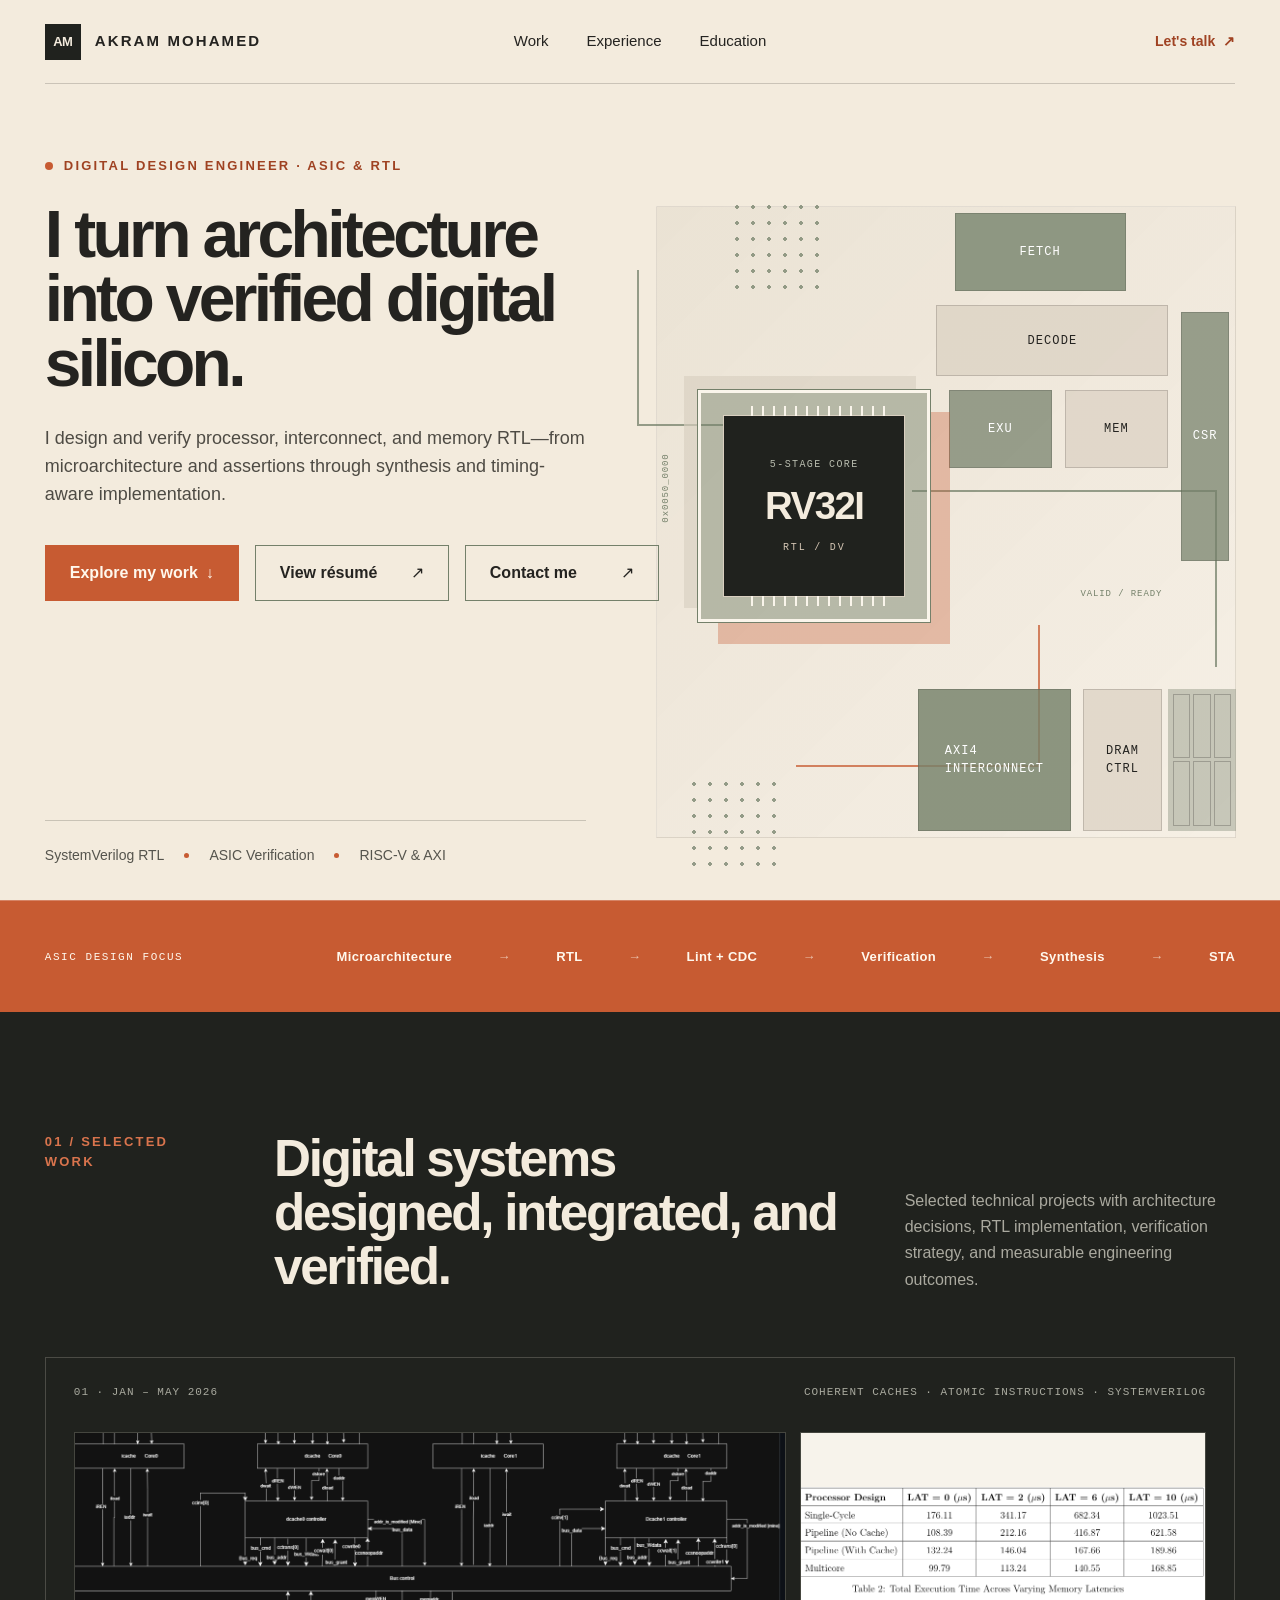
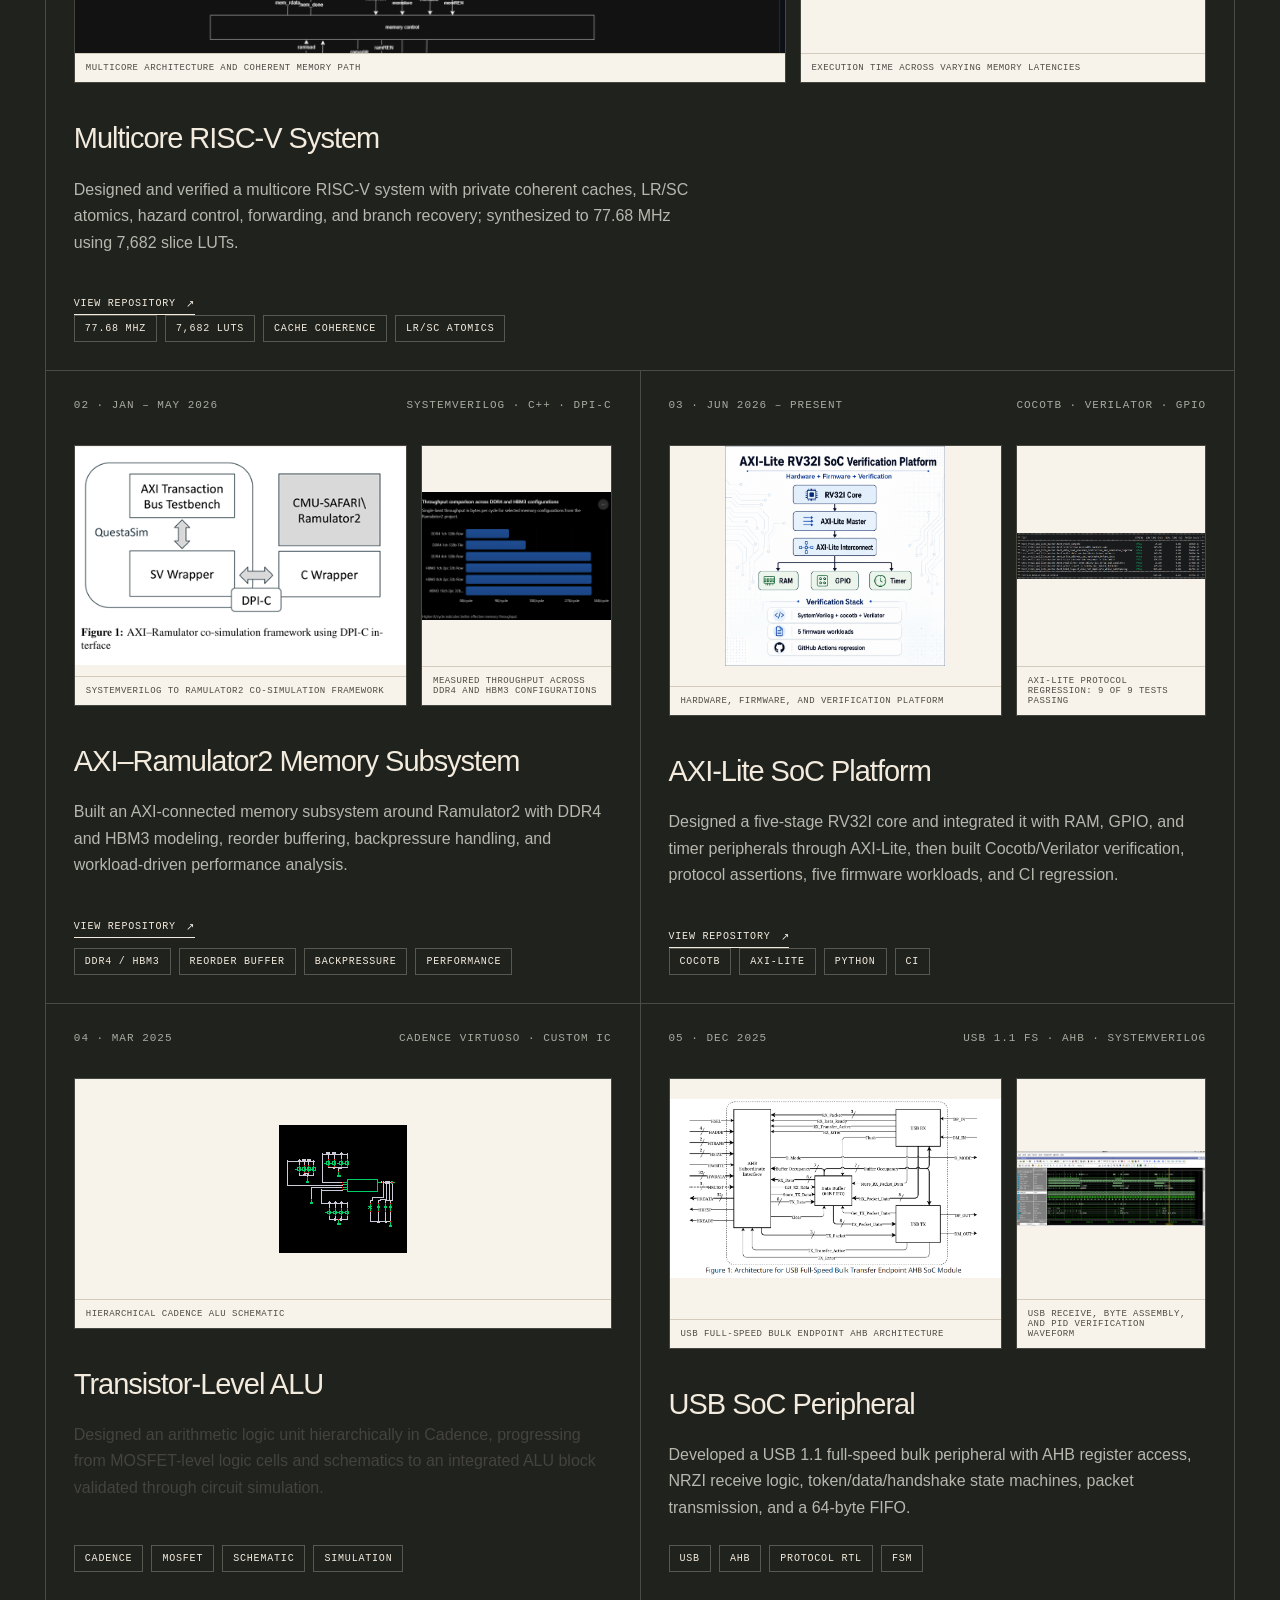
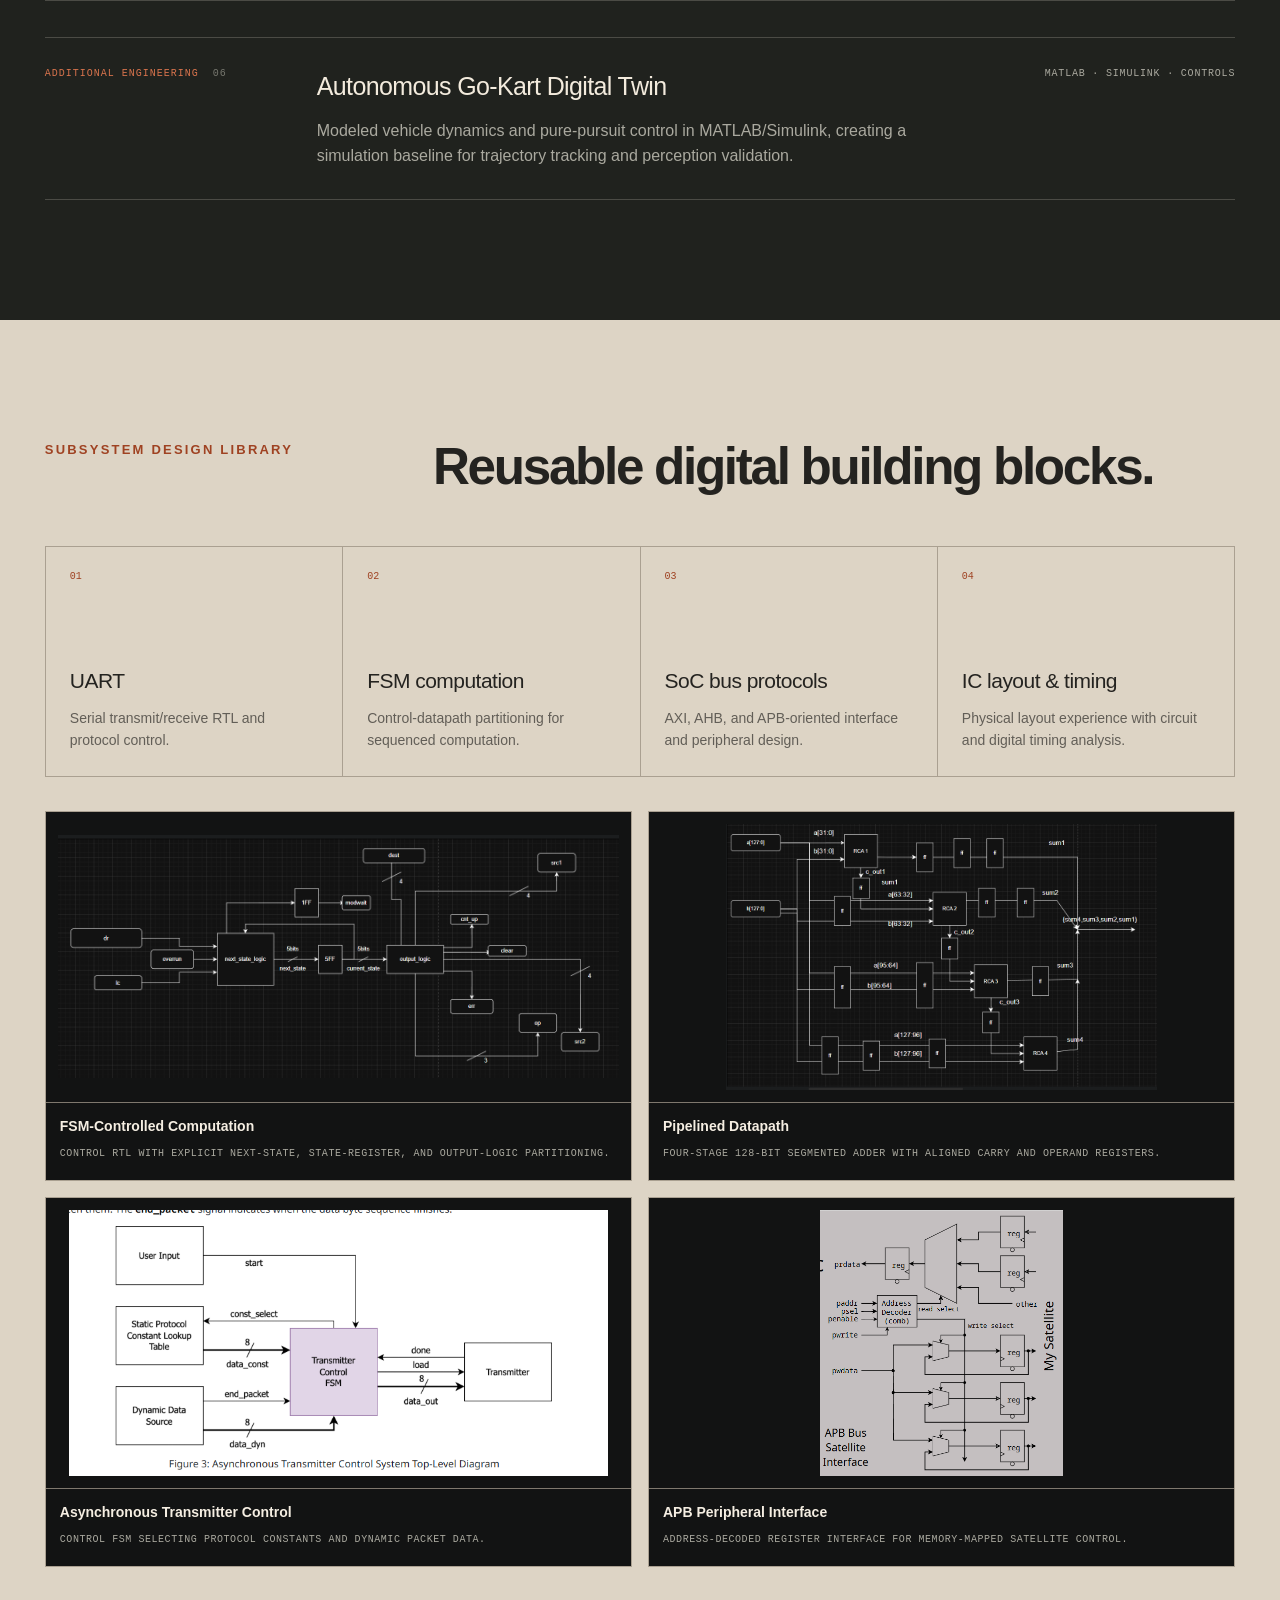
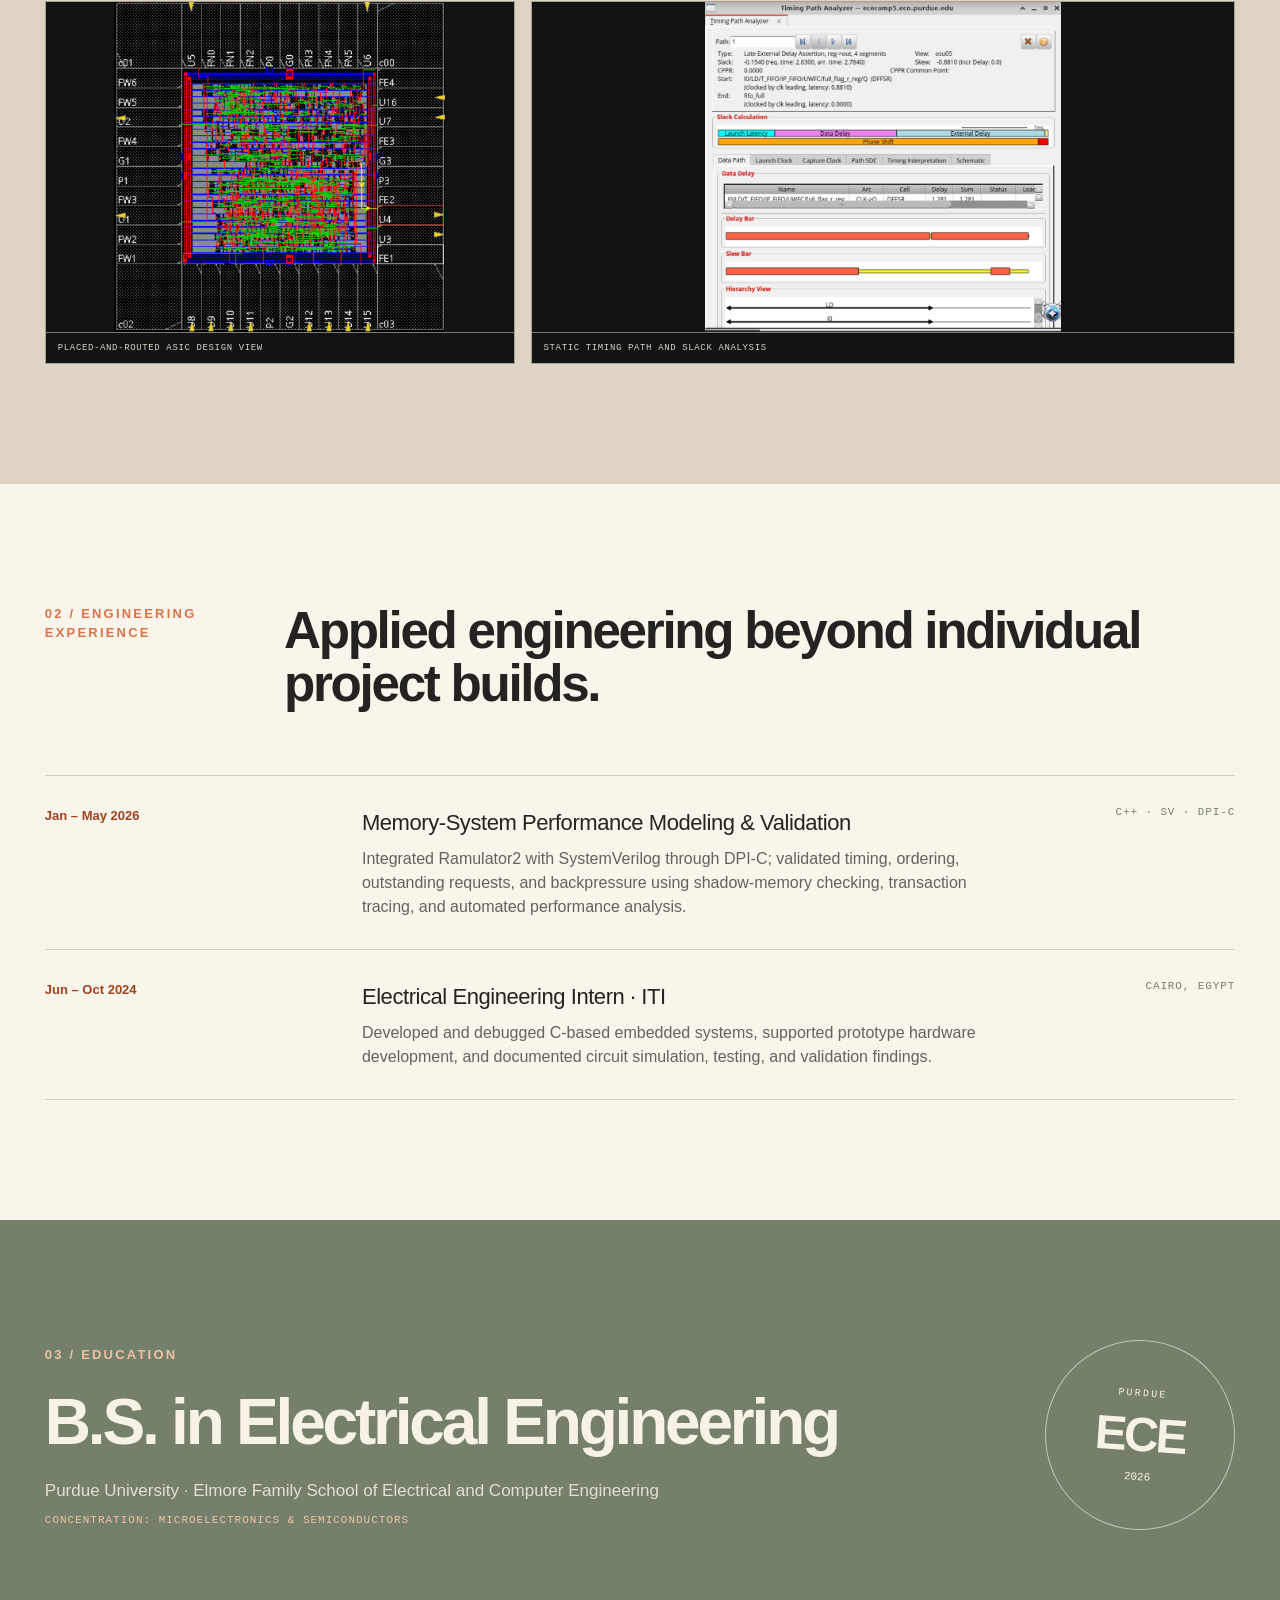
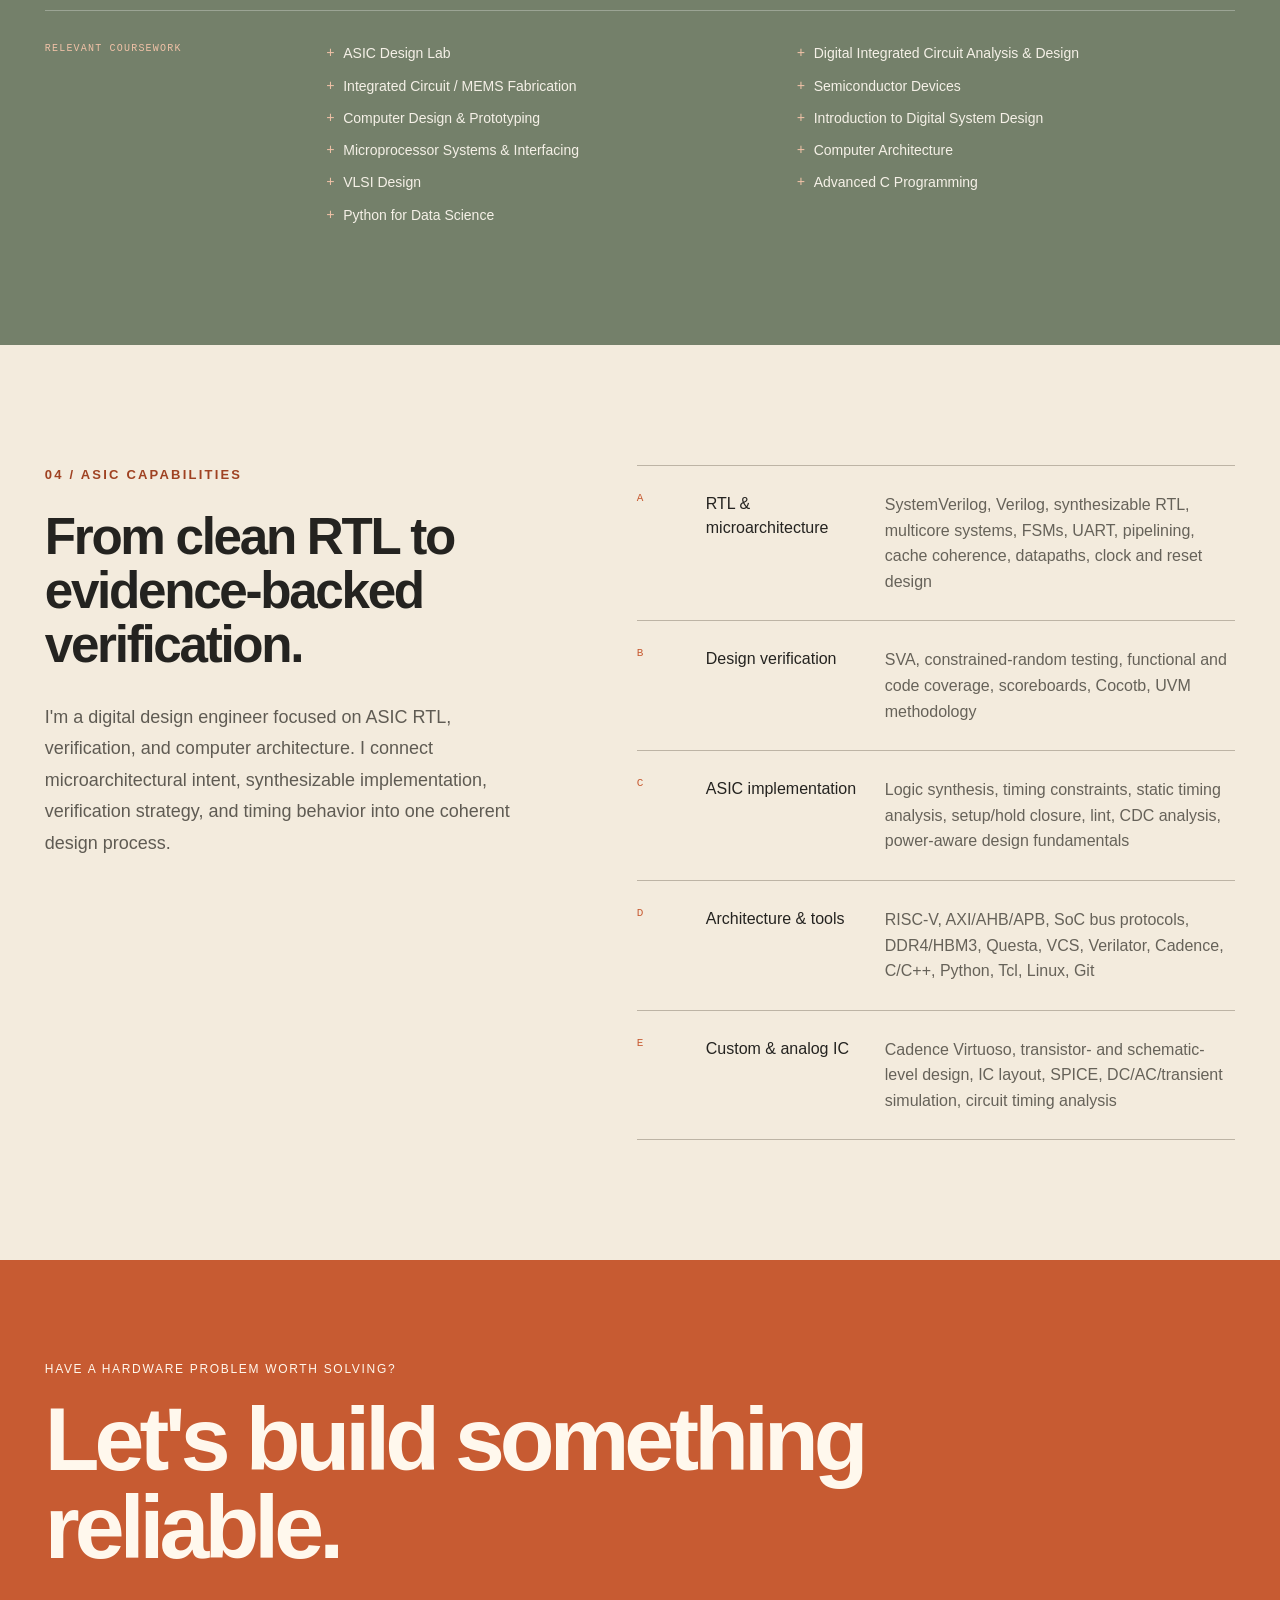
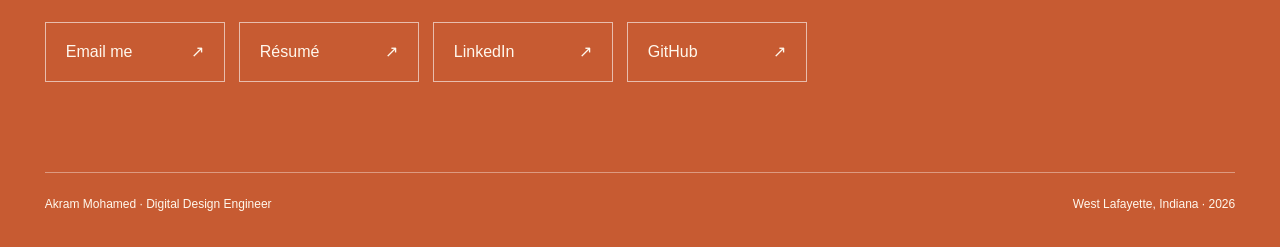
<file: index.html>
<!DOCTYPE html><html lang="en"><head><meta charSet="utf-8"/><meta name="viewport" content="width=device-width, initial-scale=1"/><link rel="stylesheet" href="/styles.css" data-precedence="next"/><title>Akram Mohamed | Digital Design Engineer</title><meta name="description" content="Digital design engineer focused on ASIC RTL, verification, RISC-V, AXI, DRAM, synthesis, and computer architecture."/><link rel="canonical" href="https://akram4212.github.io/"/><meta property="og:title" content="Akram Mohamed | Digital Design Engineer"/><meta property="og:description" content="ASIC RTL, verification, RISC-V, AXI, memory systems, and computer architecture."/><meta property="og:url" content="https://akram4212.github.io/"/><meta property="og:site_name" content="Akram Mohamed | Digital Design Engineer"/><meta property="og:type" content="website"/><meta name="twitter:card" content="summary"/><meta name="twitter:title" content="Akram Mohamed | Digital Design Engineer"/><meta name="twitter:description" content="ASIC RTL, verification, RISC-V, AXI, memory systems, and computer architecture."/><link rel="shortcut icon" href="/favicon.svg"/><link rel="icon" href="/favicon.svg"/></head><body><div hidden=""><!--$--><!--/$--></div><main><header class="site-header"><a class="wordmark" href="#top" aria-label="Akram Mohamed, home"><span>AM</span><strong>AKRAM MOHAMED</strong></a><nav aria-label="Primary navigation"><a href="#work">Work</a><a href="#experience">Experience</a><a href="#education">Education</a></nav><a class="header-contact" href="mailto:akramreda120@gmail.com" target="_blank" rel="noreferrer">Let&#x27;s talk <span aria-hidden="true">↗</span></a></header><section class="hero" id="top"><div class="hero-copy"><p class="eyebrow"><span></span> Digital Design Engineer · ASIC &amp; RTL</p><h1>I turn architecture into verified digital silicon.</h1><p class="hero-intro">I design and verify processor, interconnect, and memory RTL—from microarchitecture and assertions through synthesis and timing-aware implementation.</p><div class="hero-actions"><a class="button button-primary" href="#work">Explore my work <span>↓</span></a><a class="button button-secondary" href="/Akram-Mohamed-Resume.pdf" target="_blank" rel="noreferrer">View résumé <span aria-hidden="true">↗</span></a><a class="button button-secondary" href="mailto:akramreda120@gmail.com" target="_blank" rel="noreferrer">Contact me <span aria-hidden="true">↗</span></a></div><div class="proof-row" aria-label="Highlights"><span>SystemVerilog RTL</span><i></i><span>ASIC Verification</span><i></i><span>RISC-V &amp; AXI</span></div></div><div class="chip-diagram" aria-hidden="true"><div class="trace trace-a"></div><div class="trace trace-b"></div><div class="trace trace-c"></div><div class="pin-grid pin-grid-a"></div><div class="pin-grid pin-grid-b"></div><div class="module module-fetch">FETCH</div><div class="module module-decode">DECODE</div><div class="module module-exu">EXU</div><div class="module module-mem">MEM</div><div class="module module-csr">CSR</div><div class="core-wrap"><div class="core-pins pins-top"></div><div class="core-pins pins-bottom"></div><div class="core"><small>5-STAGE CORE</small><strong>RV32I</strong><span>RTL / DV</span></div></div><div class="module module-axi">AXI4<br/>INTERCONNECT</div><div class="module module-dram">DRAM<br/>CTRL</div><div class="memory-bank"><i></i><i></i><i></i><i></i><i></i><i></i></div><span class="signal-label signal-one">0x0050_0000</span><span class="signal-label signal-two">VALID / READY</span></div></section><section class="asic-rail" aria-label="ASIC design workflow"><p>ASIC design focus</p><div><span>Microarchitecture</span><i>→</i><span>RTL</span><i>→</i><span>Lint + CDC</span><i>→</i><span>Verification</span><i>→</i><span>Synthesis</span><i>→</i><span>STA</span></div></section><section class="work-section" id="work"><div class="section-heading"><p class="section-kicker">01 / Selected work</p><h2>Digital systems designed, integrated, and verified.</h2><p>Selected technical projects with architecture decisions, RTL implementation, verification strategy, and measurable engineering outcomes.</p></div><div class="project-grid"><article class="project-card orange"><div class="project-topline"><span>01<!-- --> · <!-- -->Jan – May 2026</span><span>Coherent caches · Atomic instructions · SystemVerilog</span></div><div class="project-visuals visuals-2"><figure><img alt="Block diagram of the two-core RISC-V system with private instruction and data caches, coherence controllers, shared bus control, memory control, and RAM" loading="lazy" width="1466" height="660" decoding="async" data-nimg="1" style="color:transparent" src="/projects/multicore-architecture.png"/><figcaption>Multicore architecture and coherent memory path</figcaption></figure><figure><img alt="Execution-time comparison of single-cycle, pipelined, cached pipeline, and multicore processor designs across increasing memory latency" loading="lazy" width="1466" height="660" decoding="async" data-nimg="1" style="color:transparent" src="/projects/multicore-latency-results.png"/><figcaption>Execution time across varying memory latencies</figcaption></figure></div><h3>Multicore RISC-V System</h3><p>Designed and verified a multicore RISC-V system with private coherent caches, LR/SC atomics, hazard control, forwarding, and branch recovery; synthesized to 77.68 MHz using 7,682 slice LUTs.</p><a class="project-repo" href="https://github.com/Akram4212/riscv-multicore-cpu-portfolio" target="_blank" rel="noreferrer">View repository <span aria-hidden="true">↗</span></a><ul><li>77.68 MHz</li><li>7,682 LUTs</li><li>Cache Coherence</li><li>LR/SC Atomics</li></ul></article><article class="project-card sage"><div class="project-topline"><span>02<!-- --> · <!-- -->Jan – May 2026</span><span>SystemVerilog · C++ · DPI-C</span></div><div class="project-visuals visuals-2"><figure><img alt="AXI-Ramulator2 co-simulation framework connecting a SystemVerilog AXI transaction testbench and wrapper to a C wrapper and Ramulator2 through DPI-C" loading="lazy" width="1466" height="660" decoding="async" data-nimg="1" style="color:transparent" src="/projects/axi-ramulator-framework.png"/><figcaption>SystemVerilog to Ramulator2 co-simulation framework</figcaption></figure><figure><img alt="Bar chart comparing effective throughput across selected DDR4 and HBM3 memory configurations" loading="lazy" width="1466" height="660" decoding="async" data-nimg="1" style="color:transparent" src="/projects/ddr4-hbm3-throughput.png"/><figcaption>Measured throughput across DDR4 and HBM3 configurations</figcaption></figure></div><h3>AXI–Ramulator2 Memory Subsystem</h3><p>Built an AXI-connected memory subsystem around Ramulator2 with DDR4 and HBM3 modeling, reorder buffering, backpressure handling, and workload-driven performance analysis.</p><a class="project-repo" href="https://github.com/Akram4212/axi-ramulator2-memory-subsystem" target="_blank" rel="noreferrer">View repository <span aria-hidden="true">↗</span></a><ul><li>DDR4 / HBM3</li><li>Reorder Buffer</li><li>Backpressure</li><li>Performance</li></ul></article><article class="project-card graphite"><div class="project-topline"><span>03<!-- --> · <!-- -->Jun 2026 – Present</span><span>Cocotb · Verilator · GPIO</span></div><div class="project-visuals visuals-2"><figure><img alt="AXI-Lite RV32I SoC verification platform showing the processor core, AXI-Lite master and interconnect, RAM, GPIO, timer, and verification stack" loading="lazy" width="1466" height="660" decoding="async" data-nimg="1" style="color:transparent" src="/projects/axi-lite-platform.png"/><figcaption>Hardware, firmware, and verification platform</figcaption></figure><figure><img alt="AXI-Lite master regression showing nine passing tests for reset, read and write ordering, backpressure, stale responses, error handling, and outstanding request control" loading="lazy" width="1466" height="660" decoding="async" data-nimg="1" style="color:transparent" src="/projects/axi-lite-regression.png"/><figcaption>AXI-Lite protocol regression: 9 of 9 tests passing</figcaption></figure></div><h3>AXI-Lite SoC Platform</h3><p>Designed a five-stage RV32I core and integrated it with RAM, GPIO, and timer peripherals through AXI-Lite, then built Cocotb/Verilator verification, protocol assertions, five firmware workloads, and CI regression.</p><a class="project-repo" href="https://github.com/Akram4212/axi-lite-riscv-soc-verification" target="_blank" rel="noreferrer">View repository <span aria-hidden="true">↗</span></a><ul><li>Cocotb</li><li>AXI-Lite</li><li>Python</li><li>CI</li></ul></article><article class="project-card cream"><div class="project-topline"><span>04<!-- --> · <!-- -->Mar 2025</span><span>Cadence Virtuoso · Custom IC</span></div><div class="project-visuals visuals-1"><figure><img alt="Cadence schematic thumbnail showing the hierarchical arithmetic logic unit design" loading="lazy" width="1466" height="660" decoding="async" data-nimg="1" class="native-thumbnail" style="color:transparent" src="/projects/cadence-alu-thumbnail.png"/><figcaption>Hierarchical Cadence ALU schematic</figcaption></figure></div><h3>Transistor-Level ALU</h3><p>Designed an arithmetic logic unit hierarchically in Cadence, progressing from MOSFET-level logic cells and schematics to an integrated ALU block validated through circuit simulation.</p><ul><li>Cadence</li><li>MOSFET</li><li>Schematic</li><li>Simulation</li></ul></article><article class="project-card sage"><div class="project-topline"><span>05<!-- --> · <!-- -->Dec 2025</span><span>USB 1.1 FS · AHB · SystemVerilog</span></div><div class="project-visuals visuals-2"><figure><img alt="USB full-speed bulk endpoint architecture connecting an AHB subordinate interface to a 64-byte FIFO, USB receive path, and USB transmit path" loading="lazy" width="1466" height="660" decoding="async" data-nimg="1" style="color:transparent" src="/projects/usb-ahb-architecture.png"/><figcaption>USB full-speed bulk endpoint AHB architecture</figcaption></figure><figure><img alt="Simulation waveform showing USB receive byte assembly, timer activity, PID decoding, receive states, synchronization, and completion behavior" loading="lazy" width="1466" height="660" decoding="async" data-nimg="1" style="color:transparent" src="/projects/usb-rx-pid-waveform.png"/><figcaption>USB receive, byte assembly, and PID verification waveform</figcaption></figure></div><h3>USB SoC Peripheral</h3><p>Developed a USB 1.1 full-speed bulk peripheral with AHB register access, NRZI receive logic, token/data/handshake state machines, packet transmission, and a 64-byte FIFO.</p><ul><li>USB</li><li>AHB</li><li>Protocol RTL</li><li>FSM</li></ul></article></div><aside class="additional-project"><div><span>Additional engineering</span><strong>06</strong></div><div><h3>Autonomous Go-Kart Digital Twin</h3><p>Modeled vehicle dynamics and pure-pursuit control in MATLAB/Simulink, creating a simulation baseline for trajectory tracking and perception validation.</p></div><p>MATLAB · Simulink · Controls</p></aside></section><section class="subsystem-section" aria-labelledby="subsystems-title"><div class="subsystem-heading"><p class="section-kicker">Subsystem design library</p><h2 id="subsystems-title">Reusable digital building blocks.</h2></div><div class="subsystem-grid"><article><span>01</span><h3>UART</h3><p>Serial transmit/receive RTL and protocol control.</p></article><article><span>02</span><h3>FSM computation</h3><p>Control-datapath partitioning for sequenced computation.</p></article><article><span>03</span><h3>SoC bus protocols</h3><p>AXI, AHB, and APB-oriented interface and peripheral design.</p></article><article><span>04</span><h3>IC layout &amp; timing</h3><p>Physical layout experience with circuit and digital timing analysis.</p></article></div><div class="subsystem-evidence" aria-label="Subsystem design evidence"><figure><img alt="RTL control architecture with next-state logic, state registers, and output logic" loading="lazy" width="1264" height="548" decoding="async" data-nimg="1" style="color:transparent" src="/projects/fir-control-rtl.png"/><figcaption><strong>FSM-Controlled Computation</strong><span>Control RTL with explicit next-state, state-register, and output-logic partitioning.</span></figcaption></figure><figure><img alt="Four-stage 128-bit pipelined adder datapath with registered operands and carry signals" loading="lazy" width="1110" height="684" decoding="async" data-nimg="1" style="color:transparent" src="/projects/pipelined-128-datapath.png"/><figcaption><strong>Pipelined Datapath</strong><span>Four-stage 128-bit segmented adder with aligned carry and operand registers.</span></figcaption></figure><figure><img alt="Asynchronous transmitter control system connecting user input, protocol constants, dynamic data, and transmitter control" loading="lazy" width="809" height="399" decoding="async" data-nimg="1" style="color:transparent" src="/projects/async-transmitter-control.png"/><figcaption><strong>Asynchronous Transmitter Control</strong><span>Control FSM selecting protocol constants and dynamic packet data.</span></figcaption></figure><figure><img alt="APB peripheral interface with address decoder, read multiplexer, and memory-mapped registers" loading="lazy" width="481" height="528" decoding="async" data-nimg="1" style="color:transparent" src="/projects/apb-peripheral-interface.png"/><figcaption><strong>APB Peripheral Interface</strong><span>Address-decoded register interface for memory-mapped satellite control.</span></figcaption></figure></div><div class="physical-evidence"><figure><img alt="ASIC physical-design view showing placed standard cells, routing, and chip-level input and output connectivity" loading="lazy" width="520" height="518" decoding="async" data-nimg="1" style="color:transparent" src="/projects/asic-layout-view.png"/><figcaption>Placed-and-routed ASIC design view</figcaption></figure><figure><img alt="Timing Path Analyzer view showing a register-to-output path, slack calculation, data delay, and slew information" loading="lazy" width="898" height="833" decoding="async" data-nimg="1" style="color:transparent" src="/projects/timing-path-analysis.png"/><figcaption>Static timing path and slack analysis</figcaption></figure></div></section><section class="experience-section" id="experience"><div class="section-heading compact"><p class="section-kicker">02 / Engineering experience</p><h2>Applied engineering beyond individual project builds.</h2></div><div class="timeline"><article><p class="timeline-date">Jan – May 2026</p><div><h3>Memory-System Performance Modeling &amp; Validation</h3><p>Integrated Ramulator2 with SystemVerilog through DPI-C; validated timing, ordering, outstanding requests, and backpressure using shadow-memory checking, transaction tracing, and automated performance analysis.</p></div><span>C++ · SV · DPI-C</span></article><article><p class="timeline-date">Jun – Oct 2024</p><div><h3>Electrical Engineering Intern · ITI</h3><p>Developed and debugged C-based embedded systems, supported prototype hardware development, and documented circuit simulation, testing, and validation findings.</p></div><span>Cairo, Egypt</span></article></div></section><section class="education-section" id="education"><div class="education-copy"><p class="section-kicker">03 / Education</p><h2>B.S. in Electrical Engineering</h2><p>Purdue University · Elmore Family School of Electrical and Computer Engineering</p><p class="concentration">Concentration: Microelectronics &amp; Semiconductors</p></div><div class="education-stamp"><span>PURDUE</span><strong>ECE</strong><small>2026</small></div><div class="coursework"><p>Relevant coursework</p><ul><li>ASIC Design Lab</li><li>Digital Integrated Circuit Analysis &amp; Design</li><li>Integrated Circuit / MEMS Fabrication</li><li>Semiconductor Devices</li><li>Computer Design &amp; Prototyping</li><li>Introduction to Digital System Design</li><li>Microprocessor Systems &amp; Interfacing</li><li>Computer Architecture</li><li>VLSI Design</li><li>Advanced C Programming</li><li>Python for Data Science</li></ul></div></section><section class="about-section" id="about"><div class="about-intro"><p class="section-kicker">04 / ASIC capabilities</p><h2>From clean RTL to evidence-backed verification.</h2><p>I&#x27;m a digital design engineer focused on ASIC RTL, verification, and computer architecture. I connect microarchitectural intent, synthesizable implementation, verification strategy, and timing behavior into one coherent design process.</p></div><div class="skills-list"><article><span>A</span><h3>RTL &amp; microarchitecture</h3><p>SystemVerilog, Verilog, synthesizable RTL, multicore systems, FSMs, UART, pipelining, cache coherence, datapaths, clock and reset design</p></article><article><span>B</span><h3>Design verification</h3><p>SVA, constrained-random testing, functional and code coverage, scoreboards, Cocotb, UVM methodology</p></article><article><span>C</span><h3>ASIC implementation</h3><p>Logic synthesis, timing constraints, static timing analysis, setup/hold closure, lint, CDC analysis, power-aware design fundamentals</p></article><article><span>D</span><h3>Architecture &amp; tools</h3><p>RISC-V, AXI/AHB/APB, SoC bus protocols, DDR4/HBM3, Questa, VCS, Verilator, Cadence, C/C++, Python, Tcl, Linux, Git</p></article><article><span>E</span><h3>Custom &amp; analog IC</h3><p>Cadence Virtuoso, transistor- and schematic-level design, IC layout, SPICE, DC/AC/transient simulation, circuit timing analysis</p></article></div></section><footer><p class="footer-label">Have a hardware problem worth solving?</p><h2>Let&#x27;s build something reliable.</h2><div class="footer-links"><a href="mailto:akramreda120@gmail.com" target="_blank" rel="noreferrer">Email me <span aria-hidden="true">↗</span></a><a href="/Akram-Mohamed-Resume.pdf" target="_blank" rel="noreferrer">Résumé <span aria-hidden="true">↗</span></a><a href="https://linkedin.com/in/akram-r-mohamed" target="_blank" rel="noreferrer">LinkedIn <span aria-hidden="true">↗</span></a><a href="https://github.com/Akram4212" target="_blank" rel="noreferrer">GitHub <span aria-hidden="true">↗</span></a></div><div class="footer-bottom"><span>Akram Mohamed · Digital Design Engineer</span><span>West Lafayette, Indiana · 2026</span></div></footer></main><!--$--><!--/$--></body></html>
</file>
<file: styles.css>
/*! tailwindcss v4.2.1 | MIT License | https://tailwindcss.com */@layer theme{:host,:root{--font-sans:ui-sans-serif,system-ui,sans-serif,"Apple Color Emoji","Segoe UI Emoji","Segoe UI Symbol","Noto Color Emoji";--font-mono:ui-monospace,SFMono-Regular,Menlo,Monaco,Consolas,"Liberation Mono","Courier New",monospace;--spacing:.25rem;--default-font-family:var(--font-sans);--default-mono-font-family:var(--font-mono)}}@layer base{*,::backdrop,:after,:before{box-sizing:border-box;border:0 solid;margin:0;padding:0}::file-selector-button{box-sizing:border-box;border:0 solid;margin:0;padding:0}:host,html{-webkit-text-size-adjust:100%;tab-size:4;line-height:1.5;font-family:var(--default-font-family,ui-sans-serif,system-ui,sans-serif,"Apple Color Emoji","Segoe UI Emoji","Segoe UI Symbol","Noto Color Emoji");font-feature-settings:var(--default-font-feature-settings,normal);font-variation-settings:var(--default-font-variation-settings,normal);-webkit-tap-highlight-color:transparent}hr{height:0;color:inherit;border-top-width:1px}abbr:where([title]){-webkit-text-decoration:underline dotted;text-decoration:underline dotted}h1,h2,h3,h4,h5,h6{font-size:inherit;font-weight:inherit}a{color:inherit;-webkit-text-decoration:inherit;text-decoration:inherit}b,strong{font-weight:bolder}code,kbd,pre,samp{font-family:var(--default-mono-font-family,ui-monospace,SFMono-Regular,Menlo,Monaco,Consolas,"Liberation Mono","Courier New",monospace);font-feature-settings:var(--default-mono-font-feature-settings,normal);font-variation-settings:var(--default-mono-font-variation-settings,normal);font-size:1em}small{font-size:80%}sub,sup{vertical-align:baseline;font-size:75%;line-height:0;position:relative}sub{bottom:-.25em}sup{top:-.5em}table{text-indent:0;border-color:inherit;border-collapse:collapse}:-moz-focusring{outline:auto}progress{vertical-align:baseline}summary{display:list-item}menu,ol,ul{list-style:none}audio,canvas,embed,iframe,img,object,svg,video{vertical-align:middle;display:block}img,video{max-width:100%;height:auto}button,input,optgroup,select,textarea{font:inherit;font-feature-settings:inherit;font-variation-settings:inherit;letter-spacing:inherit;color:inherit;opacity:1;background-color:#0000;border-radius:0}::file-selector-button{font:inherit;font-feature-settings:inherit;font-variation-settings:inherit;letter-spacing:inherit;color:inherit;opacity:1;background-color:#0000;border-radius:0}:where(select:is([multiple],[size])) optgroup{font-weight:bolder}:where(select:is([multiple],[size])) optgroup option{padding-inline-start:20px}::file-selector-button{margin-inline-end:4px}::placeholder{opacity:1}@supports (not ((-webkit-appearance:-apple-pay-button))) or (contain-intrinsic-size:1px){::placeholder{color:currentColor}@supports (color:color-mix(in lab,red,red)){::placeholder{color:color-mix(in oklab,currentcolor 50%,transparent)}}}textarea{resize:vertical}::-webkit-search-decoration{-webkit-appearance:none}::-webkit-date-and-time-value{min-height:1lh;text-align:inherit}::-webkit-datetime-edit{display:inline-flex}::-webkit-datetime-edit-fields-wrapper{padding:0}::-webkit-datetime-edit,::-webkit-datetime-edit-year-field{padding-block:0}::-webkit-datetime-edit-day-field,::-webkit-datetime-edit-month-field{padding-block:0}::-webkit-datetime-edit-hour-field,::-webkit-datetime-edit-minute-field{padding-block:0}::-webkit-datetime-edit-millisecond-field,::-webkit-datetime-edit-second-field{padding-block:0}::-webkit-datetime-edit-meridiem-field{padding-block:0}::-webkit-calendar-picker-indicator{line-height:1}:-moz-ui-invalid{box-shadow:none}button,input:where([type=button],[type=reset],[type=submit]){appearance:button}::file-selector-button{appearance:button}::-webkit-inner-spin-button,::-webkit-outer-spin-button{height:auto}[hidden]:where(:not([hidden=until-found])){display:none!important}}@layer components;@layer utilities{.visible{visibility:visible}.relative{position:relative}.static{position:static}.start{inset-inline-start:var(--spacing)}.isolate{isolation:isolate}.block{display:block}.table{display:table}}:root{--cream:#f3ebdd;--paper:#faf5eb;--graphite:#242320;--orange:#c75b32;--orange-dark:#9f4222;--sage:#74806a;--stone:#d9cfc0;--deep:#20221e;--font-geist:"Inter","Helvetica Neue",Arial,sans-serif;--font-mono:"SFMono-Regular",Consolas,"Liberation Mono",monospace}*{box-sizing:border-box}html{scroll-behavior:smooth}body{background:var(--cream);color:var(--graphite);font-family:var(--font-geist),Arial,sans-serif;margin:0}a{color:inherit;text-decoration:none}a,button{-webkit-tap-highlight-color:transparent}.site-header{z-index:10;border-bottom:1px solid #24232033;grid-template-columns:1fr auto 1fr;align-items:center;gap:32px;height:84px;margin:0 3.5vw;display:grid;position:relative}.wordmark{letter-spacing:.14em;align-items:center;gap:14px;width:max-content;font-size:15px;display:inline-flex}.wordmark span{background:var(--deep);width:36px;height:36px;color:var(--cream);letter-spacing:-.04em;place-items:center;font-size:13px;font-weight:700;display:grid}.wordmark strong{font-weight:600}nav{gap:38px;font-size:15px;display:flex}nav a{padding:10px 0;position:relative}nav a:after{content:"";background:var(--orange);transform-origin:0;width:100%;height:2px;transition:transform .2s;position:absolute;bottom:4px;left:0;transform:scaleX(0)}nav a:focus-visible:after,nav a:hover:after{transform:scaleX(1)}.header-contact{color:var(--orange-dark);justify-self:end;gap:8px;font-size:14px;font-weight:600;display:flex}.hero{grid-template-columns:minmax(520px,.94fr) minmax(500px,1.06fr);gap:3vw;min-height:calc(100vh - 84px);padding:clamp(66px,8vh,110px) 3.5vw 34px;display:grid;overflow:hidden}.hero-copy{z-index:2;flex-direction:column;align-items:flex-start;display:flex}.eyebrow,.section-kicker{text-transform:uppercase;letter-spacing:.17em;color:var(--orange-dark);margin:0 0 26px;font-size:13px;font-weight:650}.eyebrow{align-items:center;gap:11px;display:flex}.eyebrow span{background:var(--orange);border-radius:50%;width:8px;height:8px}h1{letter-spacing:-.055em;max-width:760px;margin:0;font-size:clamp(58px,5.15vw,86px);font-weight:590;line-height:.98}.hero-intro{color:#4e4b44;max-width:630px;margin:30px 0 0;font-size:clamp(18px,1.35vw,23px);line-height:1.55}.hero-actions{gap:16px;margin-top:36px;display:flex}.button{border:1px solid var(--sage);justify-content:space-between;align-items:center;min-width:194px;height:56px;padding:0 24px;font-weight:590;transition:transform .2s,background .2s,border .2s;display:flex}.button:hover{transform:translateY(-2px)}.button-primary{background:var(--orange);border-color:var(--orange);color:#fff8ed}.button-primary:hover{background:var(--orange-dark)}.button-secondary:hover{background:#74806a1f}.proof-row{color:#55544d;border-top:1px solid #24232033;align-items:center;gap:20px;width:100%;margin-top:auto;padding-top:24px;font-size:14px;display:flex}.proof-row i{background:var(--orange);border-radius:50%;width:5px;height:5px}.chip-diagram{align-self:stretch;min-height:650px;animation:diagram-in .8s ease-out both;position:relative}.chip-diagram:before{content:"";background:linear-gradient(135deg,#d9cfc04d,#ffffff40);border:1px solid #24232014;position:absolute;inset:7% 0 4% 5%}.core-wrap{aspect-ratio:1;border:3px solid var(--paper);outline:1px solid var(--sage);z-index:3;background:#74806a75;width:38%;padding:22px;position:absolute;top:33%;left:12%;box-shadow:20px 22px #c75b3257,-14px -14px #d9cfc0a6}.core{background:var(--deep);width:100%;height:100%;color:var(--cream);border:1px solid var(--stone);flex-direction:column;justify-content:center;align-items:center;display:flex}.core small{font-family:var(--font-mono);color:#b8bcae;letter-spacing:.14em;font-size:10px}.core strong{letter-spacing:-.04em;margin:5px 0;font-size:clamp(30px,3vw,52px)}.core span{font-family:var(--font-mono);letter-spacing:.18em;color:#d4c6b4;font-size:10px}.core-pins{background:repeating-linear-gradient(90deg,transparent 0 9px,var(--paper) 9px 11px);height:10px;position:absolute;left:18%;right:18%}.pins-top{top:13px}.pins-bottom{bottom:13px}.module{font-family:var(--font-mono);letter-spacing:.09em;z-index:2;background:#d9cfc0ad;border:1px solid #2423202e;place-items:center;font-size:12px;display:grid;position:absolute}.module-fetch{color:#fff;background:#74806ac7;width:28%;height:11%;top:8%;left:54%}.module-decode{width:38%;height:10%;top:21%;left:51%}.module-exu{color:#fff;background:#74806ab8;left:53%}.module-exu,.module-mem{width:17%;height:11%;top:33%}.module-mem{left:72%}.module-csr{color:#fff;background:#74806ab8;width:8%;height:35%;top:22%;right:1%}.module-axi{color:#fff;background:#74806ad1;width:25%;left:48%}.module-axi,.module-dram{height:20%;line-height:1.5;bottom:5%}.module-dram{width:13%;left:75%}.memory-bank{background:#74806a5c;grid-template-columns:repeat(3,1fr);gap:3px;width:11%;height:20%;padding:5px;display:grid;position:absolute;bottom:5%;right:0}.memory-bank i{border:1px solid #24232040}.trace{border-color:var(--sage);opacity:.75;z-index:1;border-style:solid;position:absolute}.trace-a{border-width:0 0 2px 2px;width:35%;height:22%;top:16%;left:2%}.trace-b{border-width:2px 2px 0 0;width:50%;height:25%;top:47%;right:3%}.trace-c{border-width:0 2px 2px 0;border-color:var(--orange);width:40%;height:20%;bottom:14%;left:28%}.pin-grid{background-image:radial-gradient(var(--sage) 2px,transparent 2px);opacity:.75;background-size:16px 16px;width:90px;height:90px;position:absolute}.pin-grid-a{top:6%;left:17%}.pin-grid-b{bottom:0;left:10%}.signal-label{font:9px var(--font-mono);color:var(--sage);letter-spacing:.1em;position:absolute}.signal-one{top:46%;left:1%;transform:rotate(-90deg)}.signal-two{top:61%;right:12%}.asic-rail{background:var(--orange);color:#fff8ed;border-top:1px solid #ffffff40;grid-template-columns:.28fr 1fr;align-items:center;gap:40px;min-height:112px;padding:24px 3.5vw;display:grid}.asic-rail p{font:11px var(--font-mono);letter-spacing:.14em;text-transform:uppercase;margin:0}.asic-rail div{letter-spacing:.03em;justify-content:space-between;align-items:center;gap:16px;font-size:13px;font-weight:620;display:flex}.asic-rail i{opacity:.65;font-style:normal}.about-section,.education-section,.experience-section,.subsystem-section,.work-section{padding:120px 3.5vw}.work-section{background:var(--deep);color:var(--cream)}.section-heading{grid-template-columns:.35fr 1.2fr .7fr;align-items:end;gap:5vw;margin-bottom:64px;display:grid}.section-heading .section-kicker{color:#d9744d;align-self:start}.about-intro h2,.section-heading h2{letter-spacing:-.045em;margin:0;font-size:clamp(38px,4vw,62px);font-weight:570;line-height:1.05}.section-heading>p:last-child{color:#aaa99f;margin:0;font-size:16px;line-height:1.65}.project-grid{border-top:1px solid #4b4b45;border-left:1px solid #4b4b45;grid-template-columns:repeat(2,1fr);display:grid}.project-card{border-bottom:1px solid #4b4b45;border-right:1px solid #4b4b45;flex-direction:column;min-height:570px;padding:28px;transition:background .25s;display:flex}.project-card:first-child{grid-column:1/-1;min-height:520px}.project-card:first-child .project-art{height:190px}.project-card:hover{background:#292b26}.project-topline{color:#a9aa9f;font:11px var(--font-mono);letter-spacing:.09em;text-transform:uppercase;justify-content:space-between;display:flex}.project-visuals{gap:14px;min-height:215px;margin:34px 0;display:grid}.project-visuals.visuals-2{grid-template-columns:1.75fr 1fr}.project-visuals figure{background:#f7f3eb;border:1px solid #45463f;flex-direction:column;min-width:0;margin:0;display:flex;overflow:hidden}.project-visuals img{object-fit:contain;background:#f7f3eb;width:100%;height:220px;display:block}.project-visuals img.native-thumbnail{image-rendering:auto;background:#050707;width:128px;height:128px;margin:46px auto}.project-card:first-child .project-visuals.visuals-2 figure:first-child img{object-fit:cover;object-position:center;background:#111313}.project-visuals figcaption{color:#4f4c45;font:9px var(--font-mono);letter-spacing:.05em;text-transform:uppercase;border-top:1px solid #d4cbbd;margin-top:auto;padding:9px 11px}.project-art{background:#292b26;border:1px solid #45463f;height:215px;margin:34px 0;position:relative;overflow:hidden}.project-card.orange .project-art{background:#b9502b}.project-card.sage .project-art{background:#69745f}.project-card.cream .project-art{color:var(--deep);background:#d8cdbb}.art-core{width:120px;height:94px;font:16px var(--font-mono);letter-spacing:.08em;z-index:2;border:1px solid;place-items:center;display:grid;position:absolute;top:50%;left:50%;transform:translate(-50%,-50%)}.art-line{opacity:.6;background:currentColor;width:70%;height:1px;position:absolute;left:15%}.art-line:after,.art-line:before{content:"";background:currentColor;border-radius:50%;width:5px;height:5px;position:absolute;top:-2px}.art-line:after{right:0}.l1{top:27%}.l2{top:50%}.l3{top:73%}.project-card h3{letter-spacing:-.035em;margin:0;font-size:29px}.project-card>p{color:#b8b7ae;max-width:630px;margin:16px 0 24px;line-height:1.65}.project-card.cream>p{color:#44433e}.project-repo{width:fit-content;font:10px var(--font-mono);text-transform:uppercase;letter-spacing:.08em;border-bottom:1px solid;align-items:center;gap:10px;margin:18px 0 0;padding-bottom:4px;display:inline-flex}.project-repo:hover{opacity:.68}.project-card ul{flex-wrap:wrap;gap:8px;margin:auto 0 0;padding:0;list-style:none;display:flex}.project-card li{font:10px var(--font-mono);text-transform:uppercase;letter-spacing:.08em;border:1px solid #57584f;padding:7px 10px}.additional-project{border-top:1px solid #4b4b45;border-bottom:1px solid #4b4b45;grid-template-columns:.42fr 1.2fr .45fr;align-items:start;gap:4vw;margin-top:36px;padding:30px 0;display:grid}.additional-project>div:first-child{color:#d9744d;font:10px var(--font-mono);text-transform:uppercase;letter-spacing:.1em;gap:14px;display:flex}.additional-project>div:first-child strong{color:#77786f;font-weight:500}.additional-project h3{letter-spacing:-.025em;margin:0 0 12px;font-size:25px}.additional-project p{color:#aaa99f;margin:0;line-height:1.6}.additional-project>p{text-align:right;font:10px var(--font-mono);text-transform:uppercase;letter-spacing:.08em}.subsystem-section{color:var(--graphite);background:#ddd4c5}.subsystem-heading{grid-template-columns:.42fr 1fr;align-items:start;gap:4vw;margin-bottom:52px;display:grid}.subsystem-heading h2{letter-spacing:-.045em;margin:0;font-size:clamp(38px,4vw,62px);font-weight:570;line-height:1.05}.subsystem-grid{border-top:1px solid #aaa091;border-left:1px solid #aaa091;grid-template-columns:repeat(4,1fr);display:grid}.subsystem-grid article{border-bottom:1px solid #aaa091;border-right:1px solid #aaa091;flex-direction:column;min-height:230px;padding:24px;display:flex}.subsystem-grid span{color:var(--orange-dark);font:10px var(--font-mono)}.subsystem-grid h3{letter-spacing:-.025em;margin:auto 0 12px;font-size:21px}.subsystem-grid p{color:#625e57;margin:0;font-size:14px;line-height:1.55}.subsystem-evidence{grid-template-columns:repeat(2,minmax(0,1fr));gap:16px;margin-top:34px;display:grid}.subsystem-evidence figure{background:#121313;border:1px solid #aaa091;min-width:0;margin:0;overflow:hidden}.subsystem-evidence img{object-fit:contain;width:100%;height:290px;padding:12px;display:block}.subsystem-evidence figcaption{color:#ddd4c5;border-top:1px solid #7f786e;gap:6px;min-height:78px;padding:13px 14px;display:grid}.subsystem-evidence figcaption strong{color:#f5eee2;font-size:14px;font-weight:560}.subsystem-evidence figcaption span{color:#aaa99f;font:10px/1.45 var(--font-mono);text-transform:uppercase;letter-spacing:.055em}.physical-evidence{grid-template-columns:.8fr 1.2fr;gap:16px;margin-top:34px;display:grid}.physical-evidence figure{background:#121313;border:1px solid #aaa091;min-width:0;margin:0;overflow:hidden}.physical-evidence img{object-fit:contain;width:100%;height:330px;display:block}.physical-evidence figcaption{color:#ddd4c5;font:9px var(--font-mono);text-transform:uppercase;letter-spacing:.07em;border-top:1px solid #7f786e;padding:10px 12px}.experience-section{background:var(--paper)}.section-heading.compact{grid-template-columns:.35fr 1.9fr}.timeline{border-top:1px solid var(--stone)}.timeline article{border-bottom:1px solid var(--stone);grid-template-columns:.55fr 1.35fr .35fr;align-items:start;gap:4vw;padding:30px 0;display:grid}.timeline p{margin:0}.timeline-date{color:var(--orange-dark);font-size:13px;font-weight:600}.timeline h3{letter-spacing:-.02em;margin:0 0 8px;font-size:22px}.timeline div p{color:#666259;line-height:1.5}.timeline article>span{text-align:right;color:var(--sage);font:11px var(--font-mono);text-transform:uppercase;letter-spacing:.08em}.education-section{background:var(--sage);color:#f8f1e5;grid-template-columns:1fr auto;align-items:center;gap:80px;display:grid}.education-section .section-kicker{color:#f0c1a7}.education-section h2{letter-spacing:-.05em;margin:0;font-size:clamp(42px,5vw,76px);font-weight:580;line-height:1}.education-copy>p:nth-of-type(2){color:#e2dfd5;margin:24px 0 0;font-size:17px}.education-copy .concentration{color:#f0c1a7;font:11px var(--font-mono);text-transform:uppercase;letter-spacing:.09em;margin:10px 0 0}.education-stamp{border:1px solid #ffffff8c;border-radius:50%;flex-direction:column;justify-content:center;align-items:center;width:190px;height:190px;display:flex;transform:rotate(4deg)}.education-stamp span{font:10px var(--font-mono);letter-spacing:.22em}.education-stamp strong{letter-spacing:-.06em;font-size:48px}.education-stamp small{font:11px var(--font-mono)}.coursework{border-top:1px solid #ffffff47;grid-column:1/-1;grid-template-columns:.27fr 1fr;align-items:start;gap:36px;padding-top:32px;display:grid}.coursework>p{color:#f0c1a7;font:10px var(--font-mono);text-transform:uppercase;letter-spacing:.12em;margin:0}.coursework ul{grid-template-columns:repeat(2,minmax(0,1fr));gap:12px 32px;margin:0;padding:0;list-style:none;display:grid}.coursework li{color:#f5f0e7;padding-left:17px;font-size:14px;line-height:1.45;position:relative}.coursework li:before{content:"+";color:#f0c1a7;font-family:var(--font-mono);position:absolute;left:0}.about-section{background:var(--cream);grid-template-columns:.9fr 1.1fr;gap:8vw;display:grid}.about-intro>p:last-child{color:#5f5b53;max-width:650px;margin-top:30px;font-size:18px;line-height:1.75}.skills-list{border-top:1px solid #bdb4a5}.skills-list article{border-bottom:1px solid #bdb4a5;grid-template-columns:45px 155px 1fr;align-items:start;gap:24px;padding:26px 0;display:grid}.skills-list span{color:var(--orange);font:11px var(--font-mono)}.skills-list h3{margin:0;font-size:16px}.skills-list p{color:#666259;margin:0;line-height:1.6}footer{background:var(--orange);color:#fff8ed;padding:100px 3.5vw 34px}.footer-label{text-transform:uppercase;letter-spacing:.14em;font-size:12px}footer h2{letter-spacing:-.055em;max-width:900px;margin:18px 0 50px;font-size:clamp(54px,7vw,105px);font-weight:580;line-height:.98}.footer-links{gap:14px;display:flex}.footer-links a{border:1px solid #fff9;justify-content:space-between;min-width:180px;padding:17px 20px;transition:background .2s;display:flex}.footer-links a:hover{background:#ffffff1f}.footer-bottom{border-top:1px solid #ffffff61;justify-content:space-between;margin-top:90px;padding-top:22px;font-size:12px;display:flex}:focus-visible{outline:2px solid var(--orange);outline-offset:4px}.work-section :focus-visible,footer :focus-visible{outline-color:var(--paper)}@keyframes diagram-in{0%{opacity:0;transform:translateY(12px)scale(.985)}to{opacity:1;transform:none}}@media (max-width:1050px){.site-header{grid-template-columns:1fr auto}.site-header nav{display:none}.hero{grid-template-columns:1fr;padding-top:70px}.chip-diagram{min-height:590px;margin-top:30px}.proof-row{margin-top:55px}.section-heading{grid-template-columns:1fr;gap:22px}.section-heading h2{max-width:780px}.about-section,.section-heading.compact,.subsystem-heading{grid-template-columns:1fr}.subsystem-grid{grid-template-columns:repeat(2,1fr)}.asic-rail{grid-template-columns:1fr;gap:14px}.asic-rail div{flex-wrap:wrap;justify-content:flex-start}}@media (max-width:700px){.site-header{height:72px;margin:0 20px}.wordmark strong{display:none}.header-contact{font-size:13px}.hero{grid-template-columns:minmax(0,1fr);padding:52px 20px 30px}.eyebrow{font-size:10px;line-height:1.5}h1{font-size:clamp(46px,13vw,64px)}.hero-actions{flex-direction:column;width:100%}.button{width:100%}.proof-row{flex-wrap:wrap;gap:12px}.chip-diagram{width:106%;min-height:460px;transform:translate(-3%)}.module{font-size:8px}.signal-label{display:none}.about-section,.education-section,.experience-section,.subsystem-section,.work-section{padding:80px 20px}.project-grid{grid-template-columns:1fr}.project-card,.project-card:first-child{grid-column:auto;min-height:520px;padding:20px}.project-visuals.visuals-2{grid-template-columns:1fr}.project-visuals img{height:190px}.additional-project{grid-template-columns:1fr;gap:18px}.additional-project>p{text-align:left}.subsystem-evidence,.subsystem-grid{grid-template-columns:1fr}.subsystem-evidence img{height:240px}.physical-evidence{grid-template-columns:1fr}.physical-evidence img{height:280px}.timeline article{grid-template-columns:1fr;gap:12px}.timeline article>span{text-align:left}.skills-list article{grid-template-columns:28px 1fr}.skills-list article p{grid-column:2}.education-section{grid-template-columns:1fr;gap:48px}.education-stamp{width:150px;height:150px}.coursework{grid-column:auto}.coursework,.coursework ul{grid-template-columns:1fr}footer{padding:76px 20px 28px}.footer-bottom,.footer-links{flex-direction:column}.footer-bottom{gap:9px}}@media (prefers-reduced-motion:reduce){html{scroll-behavior:auto}*,:after,:before{transition-duration:.01ms!important;animation-duration:.01ms!important}}
</file>
